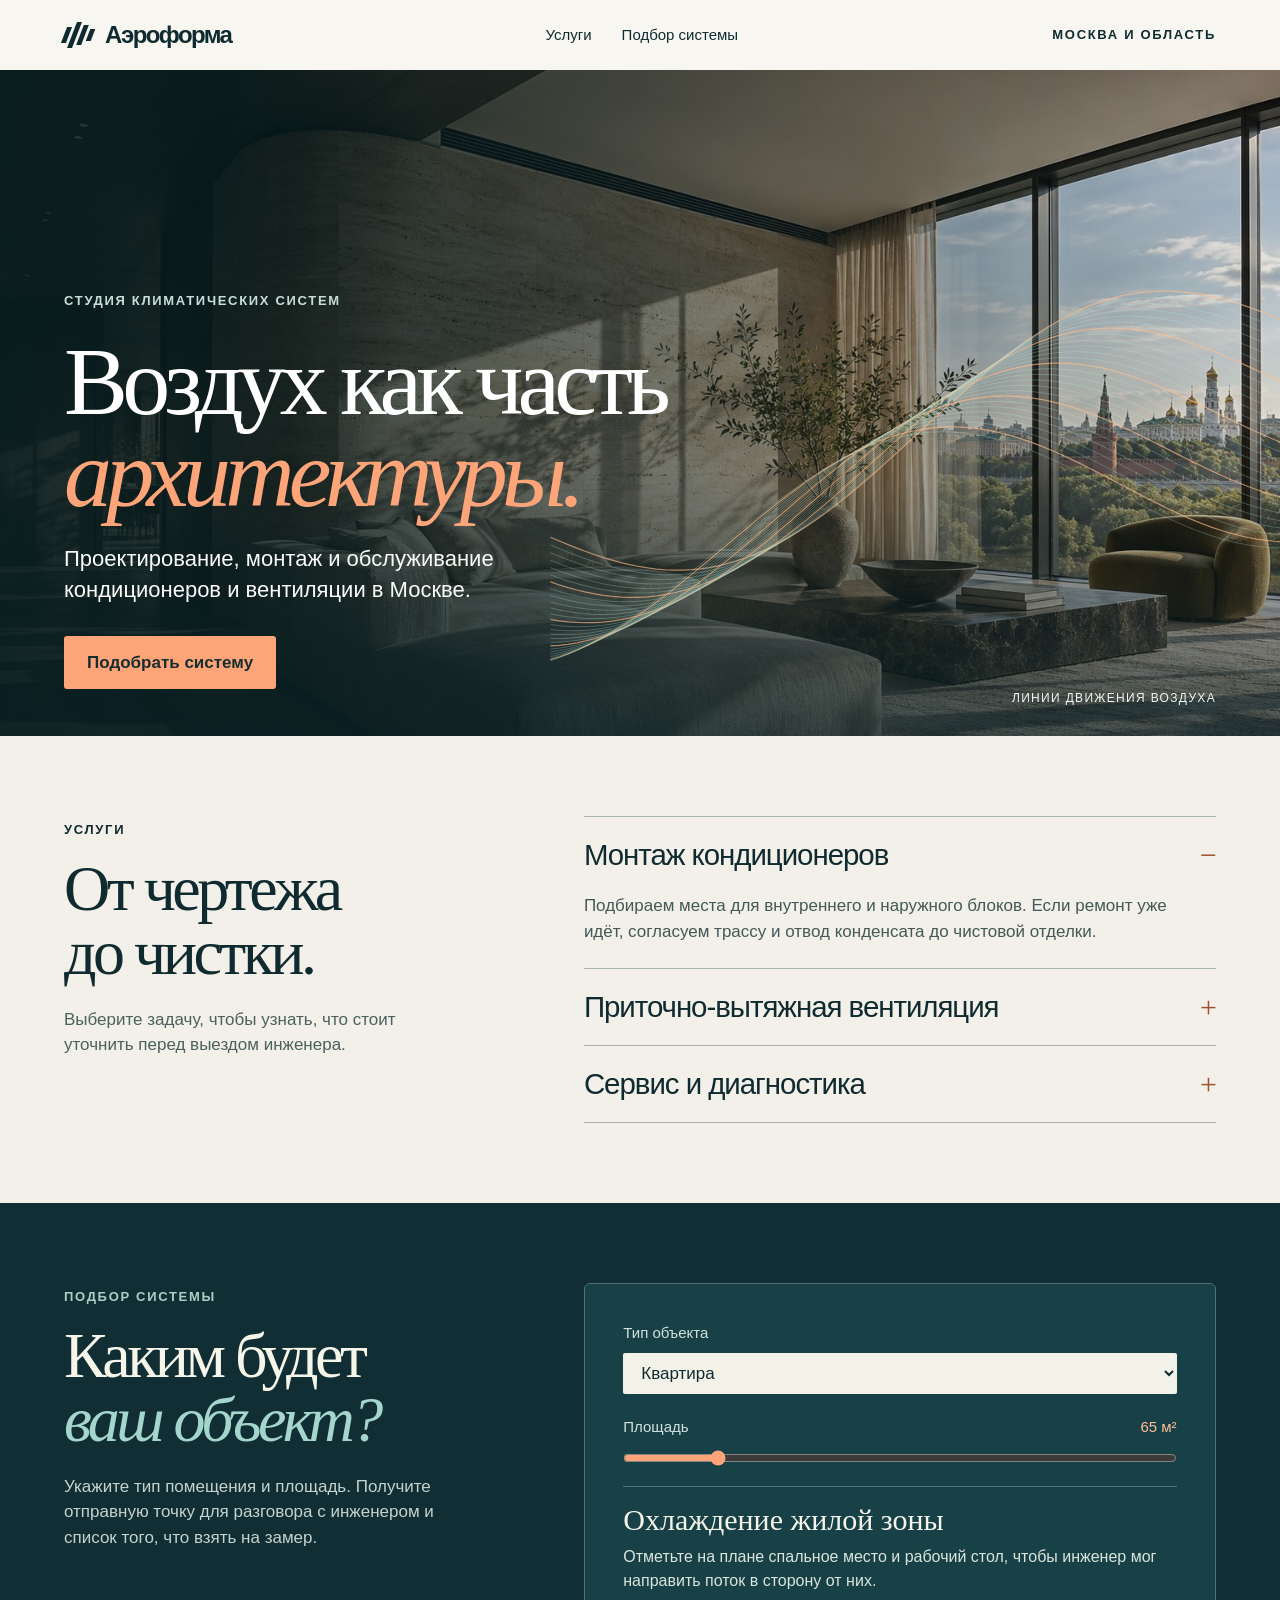
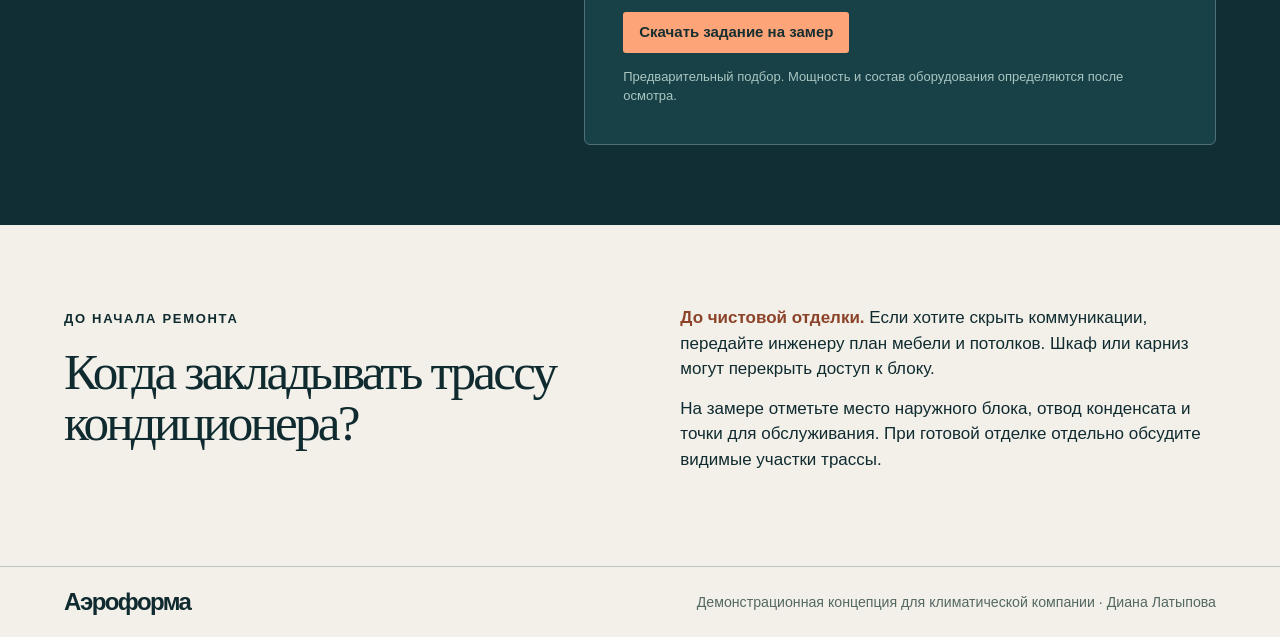
<file: index.html>
<!doctype html><html lang="ru"><head><meta charset="utf-8"><meta name="viewport" content="width=device-width, initial-scale=1"><meta name="theme-color" content="#102b30"><title>Аэроформа · Климатические системы в Москве</title>
<style>
:root{--ink:#102b30;--paper:#f2f0e9;--orange:#fda578;--line:#acc2bd}*{box-sizing:border-box}html{scroll-behavior:smooth}body{margin:0;background:var(--paper);color:var(--ink);font:17px/1.5 "Segoe UI",Arial,sans-serif}button,input,select{font:inherit}button,a{touch-action:manipulation}a{color:inherit;text-decoration:none}button{cursor:pointer}a:focus-visible,button:focus-visible,select:focus-visible,input:focus-visible{outline:3px solid #dd622a;outline-offset:4px}.wrap{width:min(1200px,90%);margin:auto}header{background:#f7f6f1}header .wrap,footer .wrap{display:flex;align-items:center;justify-content:space-between;gap:20px;padding:17px 0}.brand{font-size:24px;letter-spacing:-1.6px;font-weight:700;display:inline-flex;align-items:center;gap:11px}.symbol{width:30px;height:26px;display:inline-flex;gap:3px;align-items:center;transform:skew(-21deg)}.symbol i{width:5px;height:60%;background:currentColor}.symbol i:nth-child(2){height:100%}.symbol i:nth-child(3){height:76%}.symbol i:last-child{height:44%}nav{display:flex;gap:30px}nav a{font-size:15px}nav a:hover{text-decoration:underline}.city,.over{font-size:13px;letter-spacing:.13em;text-transform:uppercase;font-weight:650}.hero{position:relative;isolation:isolate;background:#19373c;color:white;overflow:hidden}.hero:before{content:"";position:absolute;inset:0;background:linear-gradient(90deg,rgba(8,30,33,.9),rgba(8,30,33,.61) 45%,rgba(8,30,33,.08)),linear-gradient(0deg,#10282ea6,transparent 40%),url(hero.jpg) 56% 52%/cover;z-index:-2}.hero canvas{position:absolute;inset:0;width:100%;height:100%;z-index:-1;pointer-events:none}.cover{min-height:clamp(530px,74vh,730px);padding:70px 0 29px;display:flex;flex-direction:column;align-items:flex-start;justify-content:center}.hero .over{color:#c8dfd9}h1,h2,h3,p{margin:0}h1,h2,h3{font-weight:450}h1{font-family:Georgia,serif;font-size:clamp(56px,7.5vw,118px);line-height:.96;letter-spacing:-.061em;margin:25px 0 24px}h1 em,h2 em{color:var(--orange);font-weight:400}.hero p{max-width:500px;font-size:clamp(18px,2vw,22px);line-height:1.4;color:#fafbf8}.btn{display:inline-block;background:var(--orange);border:0;color:#172e30;padding:14px 23px;border-radius:3px;font-weight:650}.hero .btn{margin-top:30px}.legend{margin-top:auto;align-self:flex-end;font-size:12px;letter-spacing:.11em;color:#f0f6f3;text-transform:uppercase}.hero .wrap:before{content:"";flex:1}.hero .wrap:after{content:"";height:0}.section{padding:80px 0}.split{display:grid;grid-template-columns:.82fr 1.18fr;gap:7%}h2{font:clamp(39px,5vw,74px)/1 Georgia,serif;letter-spacing:-.055em;margin:15px 0 22px}.intro{color:#4b615f;max-width:42ch}.rows details{border-top:1px solid #a7b4ae;padding:0}.rows details:last-child{border-bottom:1px solid #a7b4ae}summary{min-height:76px;display:flex;align-items:center;justify-content:space-between;gap:15px;cursor:pointer;font-size:clamp(20px,2.3vw,30px);letter-spacing:-.035em;list-style:none}summary::-webkit-details-marker{display:none}summary:after{content:"+";color:#9e512f;font:30px Georgia}.rows details[open] summary:after{content:"−"}.rows p{padding:0 34px 24px 0;color:#435957}.lab{background:#102e33;color:#f5f5e9}.lab .over{color:#adcec7}.lab h2 em{color:#a4d6ce}.lab .intro{color:#c4d3cf}.panel{background:#184047;border:1px solid #507177;padding:clamp(21px,3vw,40px);border-radius:6px}.panel label{display:block;font-size:15px;color:#d1e2de;margin-bottom:8px}select{width:100%;background:#f2f2e9;border:0;border-radius:2px;color:var(--ink);padding:10px 14px;margin-bottom:22px}.meters{float:right;color:#ffbc95;font-variant-numeric:tabular-nums}input[type=range]{width:100%;accent-color:var(--orange);margin:4px 0 20px}.result{border-top:1px solid #557477;padding-top:16px}.result h3{font:30px/1.1 Georgia,serif;margin-bottom:9px}.result p{font-size:16px;color:#dae5dc}.panel .btn{padding:9px 16px;margin-top:19px;font-size:15px}.note{display:block;margin-top:14px;font-size:13px;color:#a9c6c1}.guide{display:grid;grid-template-columns:1fr 1fr;gap:7%;align-items:start}.guide h2{font-size:clamp(36px,4vw,54px)}.guide p{margin-bottom:14px}.guide strong{color:#8c4329}footer{border-top:1px solid #bcc4bd}footer small{color:#546862}@media(max-width:700px){.city{display:none}nav{gap:14px}.brand{font-size:20px}.symbol{width:23px}.cover{padding-top:55px;min-height:590px}.hero:before{background-position:66% center}.legend{align-self:flex-start;margin-top:64px}.split,.guide{grid-template-columns:1fr;gap:28px}.section{padding:48px 0}.hero p{max-width:330px}.panel{padding:21px}.wrap{width:89%}footer .wrap{align-items:flex-start;flex-direction:column}.guide h2{margin-bottom:0}nav a{font-size:14px}}@media(max-width:410px){nav a:first-child{display:none}}@media(prefers-reduced-motion:reduce){html{scroll-behavior:auto}}
</style></head><body>
<header><div class="wrap"><a href="#top" class="brand"><span class="symbol" aria-hidden="true"><i></i><i></i><i></i><i></i></span>Аэроформа</a><nav aria-label="Основное меню"><a href="#services">Услуги</a><a href="#select">Подбор системы</a></nav><span class="city">Москва и область</span></div></header>
<main id="top"><section class="hero"><canvas id="wind" aria-hidden="true"></canvas><div class="wrap cover"><span class="over">Студия климатических систем</span><h1>Воздух как часть<br><em>архитектуры.</em></h1><p>Проектирование, монтаж и обслуживание кондиционеров и вентиляции в Москве.</p><a class="btn" href="#select">Подобрать систему</a><span class="legend">Линии движения воздуха</span></div></section>
<section class="wrap section split" id="services"><div><span class="over">Услуги</span><h2>От чертежа<br>до чистки.</h2><p class="intro">Выберите задачу, чтобы узнать, что стоит уточнить перед выездом инженера.</p></div><div class="rows"><details open><summary>Монтаж кондиционеров</summary><p>Подбираем места для внутреннего и наружного блоков. Если ремонт уже идёт, согласуем трассу и отвод конденсата до чистовой отделки.</p></details><details><summary>Приточно-вытяжная вентиляция</summary><p>Разбираем планировку и назначение комнат, согласуем расположение решёток, воздуховодов и доступ к фильтрам.</p></details><details><summary>Сервис и диагностика</summary><p>Если система шумит, течёт или хуже охлаждает, для начала пригодятся модель блока и описание симптомов. Это поможет подготовиться к осмотру.</p></details></div></section>
<section class="section lab" id="select"><div class="wrap split"><div><span class="over">Подбор системы</span><h2>Каким будет<br><em>ваш объект?</em></h2><p class="intro">Укажите тип помещения и площадь. Получите отправную точку для разговора с инженером и список того, что взять на замер.</p></div><div class="panel"><label for="kind">Тип объекта</label><select id="kind"><option>Квартира</option><option>Загородный дом</option><option>Офис</option></select><label for="area">Площадь <output class="meters" id="meters" for="area"></output></label><input id="area" type="range" min="20" max="300" step="5" value="65"><div class="result" aria-live="polite"><h3 id="solution"></h3><p id="advice"></p></div><button class="btn" id="save" type="button">Скачать задание на замер</button><small class="note">Предварительный подбор. Мощность и состав оборудования определяются после осмотра.</small></div></div></section>
<article class="wrap section guide"><div><span class="over">До начала ремонта</span><h2>Когда закладывать трассу кондиционера?</h2></div><div><p><strong>До чистовой отделки.</strong> Если хотите скрыть коммуникации, передайте инженеру план мебели и потолков. Шкаф или карниз могут перекрыть доступ к блоку.</p><p>На замере отметьте место наружного блока, отвод конденсата и точки для обслуживания. При готовой отделке отдельно обсудите видимые участки трассы.</p></div></article></main><footer><div class="wrap"><b class="brand">Аэроформа</b><small>Демонстрационная концепция для климатической компании · Диана Латыпова</small></div></footer>
<script>
const el=id=>document.getElementById(id);const kind=el('kind'),area=el('area');function calculate(){const size=Number(area.value);let solution,advice;if(kind.selectedIndex===2){solution='Вентиляция и зональное охлаждение';advice='Подготовьте план рабочих мест и переговорных. Инженер уточнит число людей, режим работы и доступную высоту потолка.'}else if(kind.selectedIndex===1){solution=size>=100?'Климат по этажам':'Система для жилых комнат';advice='Возьмите поэтажный план и отметьте спальни. Отдельно согласуем места оборудования, забор воздуха и доступ к фильтрам.'}else{solution=size>=75?'Несколько климатических зон':'Охлаждение жилой зоны';advice=size>=75?'Отметьте на плане комнаты, которым нужно отдельное управление, и разрешённые места для наружных блоков.':'Отметьте на плане спальное место и рабочий стол, чтобы инженер мог направить поток в сторону от них.'}el('meters').textContent=size+' м²';el('solution').textContent=solution;el('advice').textContent=advice}
kind.addEventListener('change',calculate);area.addEventListener('input',calculate);calculate();el('save').onclick=()=>{const body=['АЭРОФОРМА · ЗАДАНИЕ НА ЗАМЕР',kind.value+' · '+area.value+' м²',el('solution').textContent,el('advice').textContent,'На месте уточнить тип оборудования, трассы, шум и доступ для обслуживания.'].join('\r\n\r\n');const url=URL.createObjectURL(new Blob(['\uFEFF',body],{type:'text/plain;charset=utf-8'}));const link=document.createElement('a');link.href=url;link.download='Задание на замер.txt';link.click();setTimeout(()=>URL.revokeObjectURL(url),1200)};
const wind=el('wind'),ctx=wind.getContext('2d');const reduce=matchMedia('(prefers-reduced-motion: reduce)');let frame=0,visible=true;function draw(time){const w=wind.clientWidth,h=wind.clientHeight,d=Math.min(devicePixelRatio,2);if(wind.width!==Math.round(w*d)||wind.height!==Math.round(h*d)){wind.width=Math.round(w*d);wind.height=Math.round(h*d)}ctx.setTransform(d,0,0,d,0,0);ctx.clearRect(0,0,w,h);for(let i=0;i<26;i++){ctx.beginPath();for(let n=0;n<=100;n++){const t=n/100;const x=w*(.43+t*.69),y=h*(.72-.26*t+.13*Math.sin(t*7+i*.065+time*.00015))+(i-13)*(2.3+3*t);if(n===0)ctx.moveTo(x,y);else ctx.lineTo(x,y)}ctx.strokeStyle=i%6===0?'rgba(255,192,142,.62)':'rgba(174,235,224,.36)';ctx.lineWidth=i%6===0?1.25:.76;ctx.stroke()}frame=0;if(visible&&!reduce.matches)frame=requestAnimationFrame(draw)}function refresh(){if(frame)cancelAnimationFrame(frame);draw(0)}new IntersectionObserver(es=>{visible=es[0].isIntersecting;refresh()}).observe(wind);addEventListener('resize',refresh);reduce.addEventListener('change',refresh);refresh();
</script></body></html>
</file>
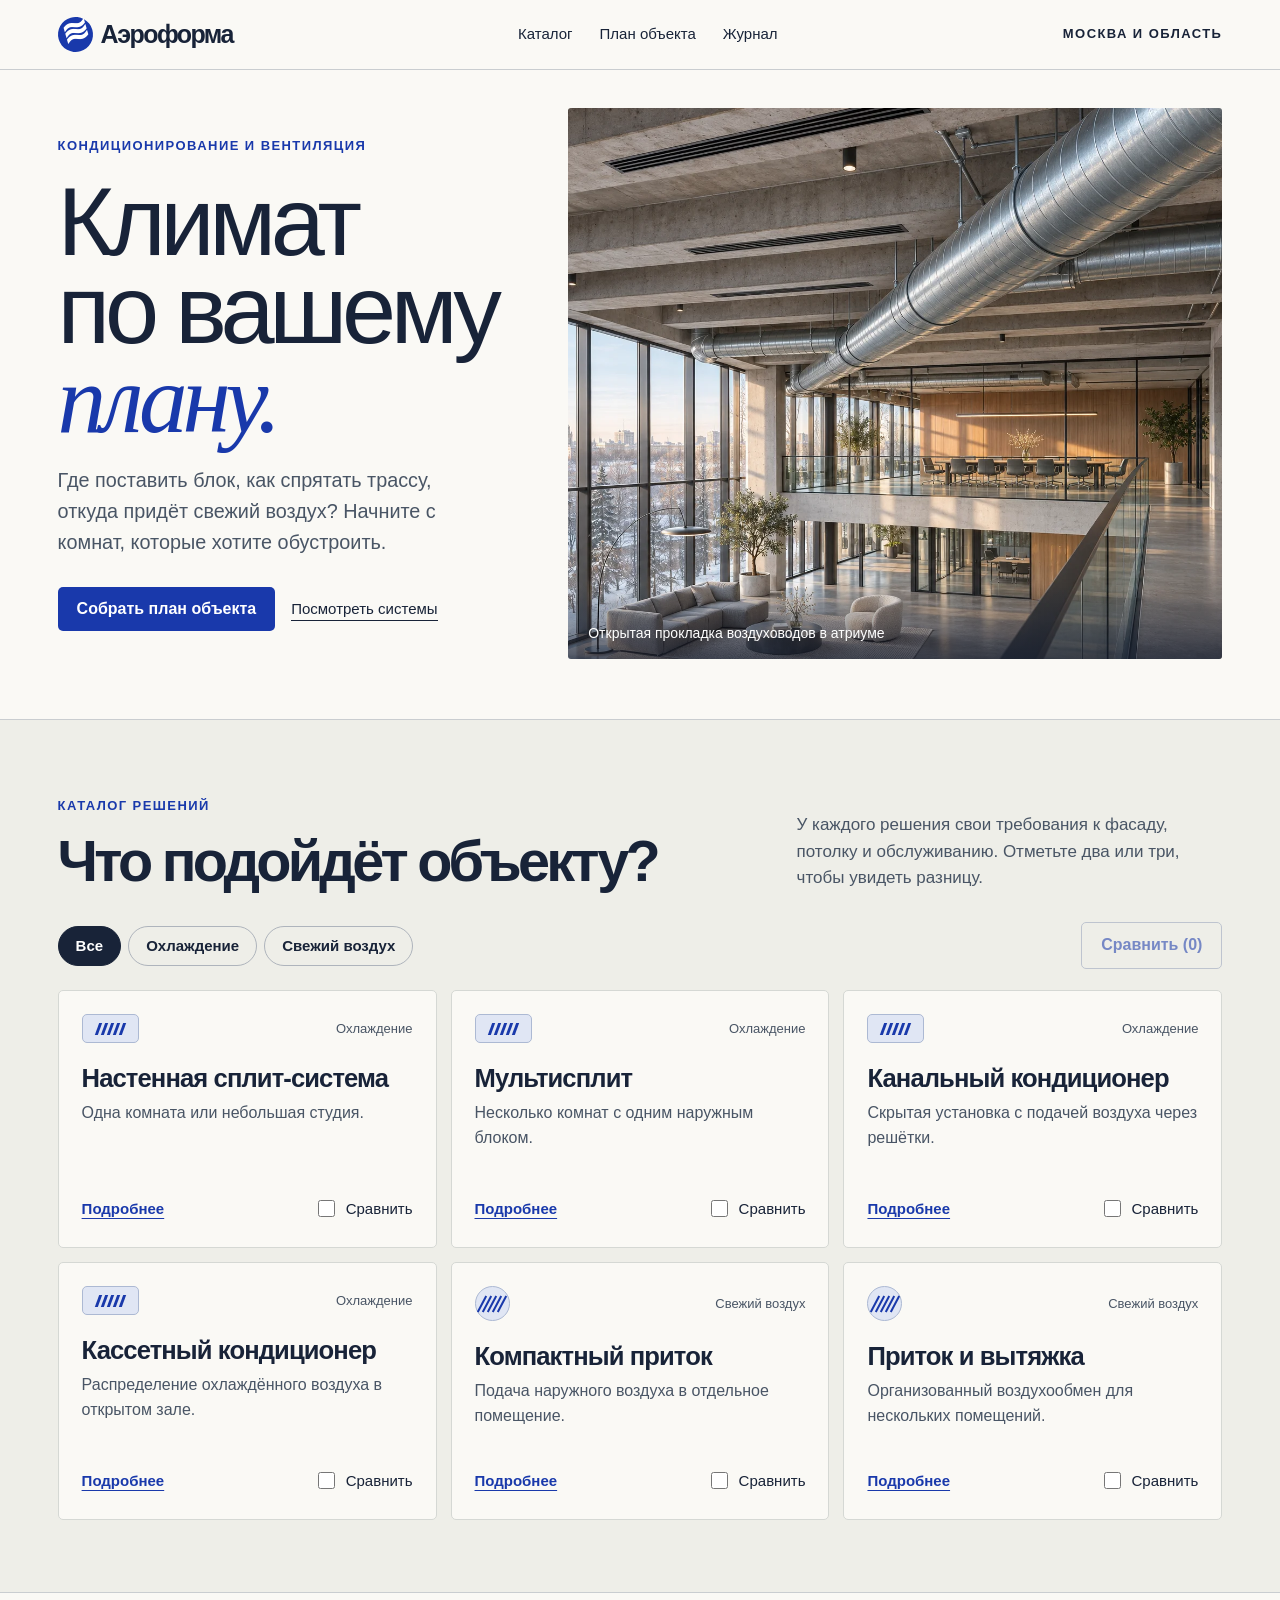
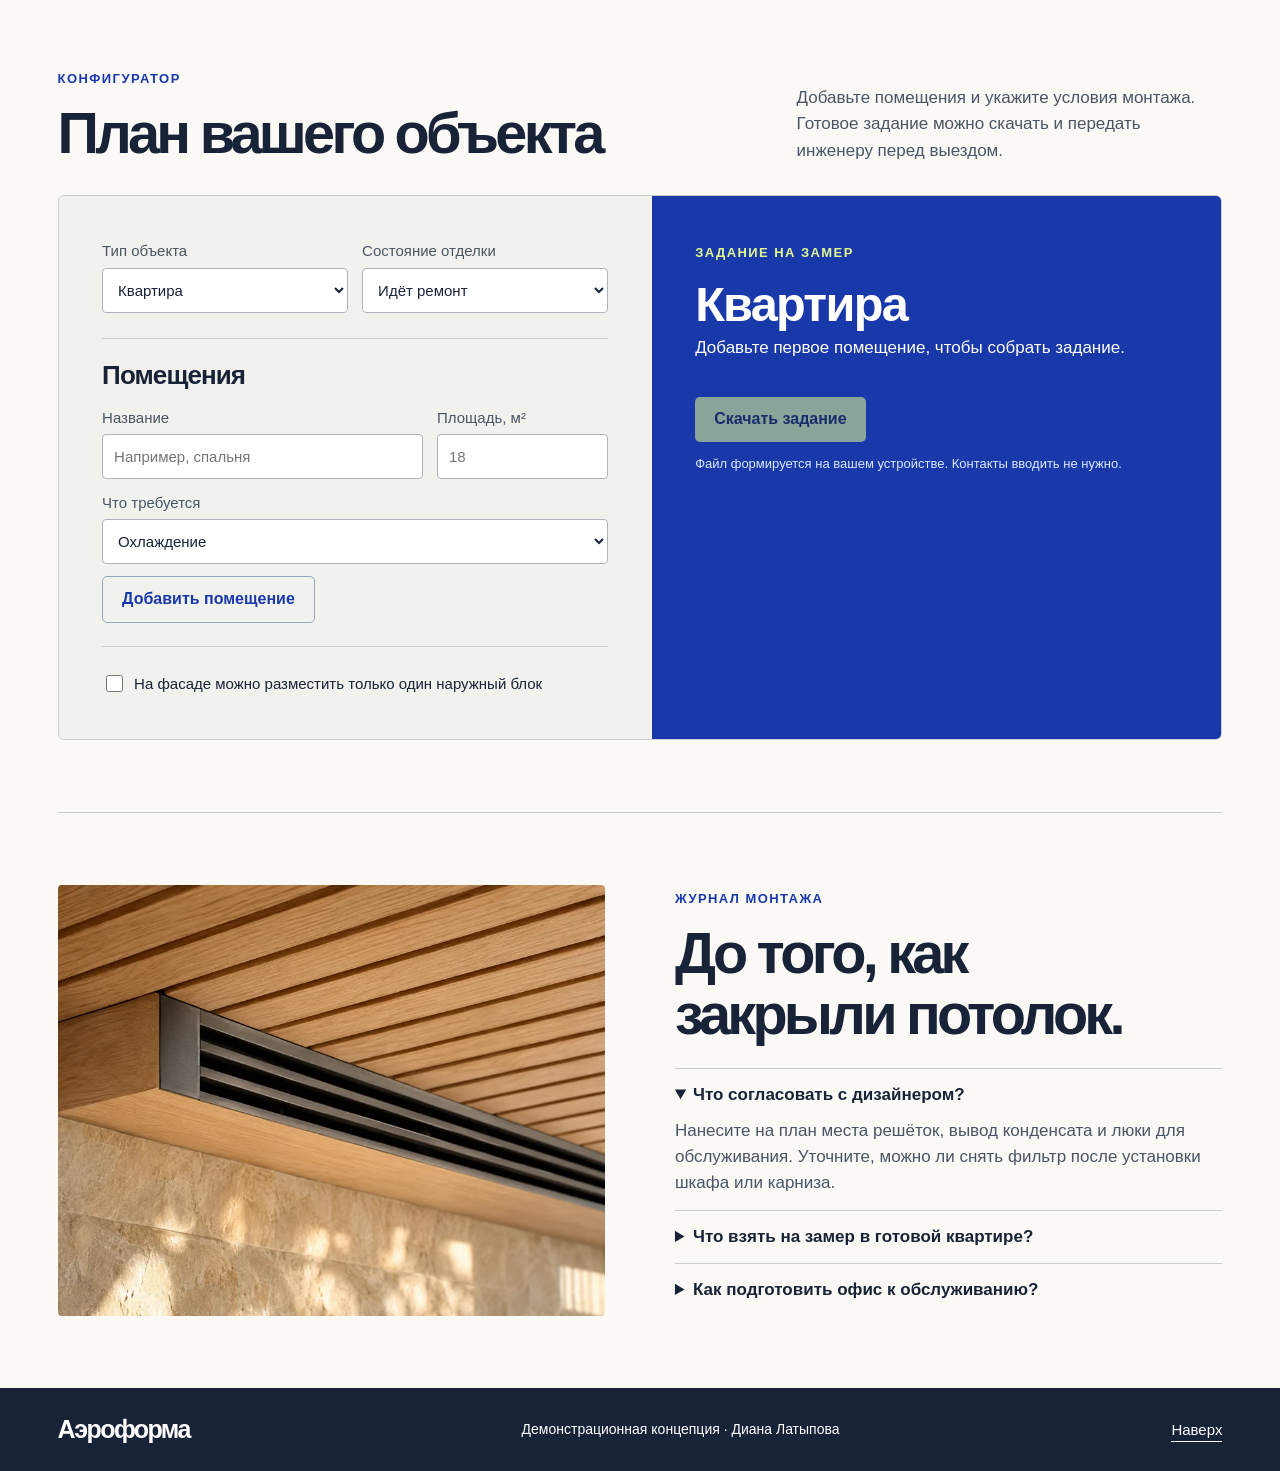
<file: studio/index.html>
<!doctype html>
<html lang="ru">
<head>
<meta charset="utf-8">
<meta name="viewport" content="width=device-width, initial-scale=1">
<meta name="theme-color" content="#1939ab">
<title>Аэроформа — студия климатических решений</title>
<meta name="description" content="Кондиционирование и вентиляция для квартир, домов и офисов в Москве. Сравните системы и подготовьте задание на замер.">
<link rel="stylesheet" href="studio.css">
<script defer src="studio.js"></script>
</head>
<body>
<a class="skip" href="#main">К содержанию</a>
<header><div class="shell bar"><a class="brand" href="#main"><span class="mark" aria-hidden="true">≋</span> Аэроформа</a><nav aria-label="Основная навигация"><a href="#catalog">Каталог</a><a href="#plan">План объекта</a><a href="#guide">Журнал</a></nav><span class="region">Москва и область</span></div></header>
<main id="main">
<section class="shell hero">
  <div class="hero-copy"><span class="eyebrow">Кондиционирование и вентиляция</span><h1>Климат<br>по вашему<br><em>плану.</em></h1><p>Где поставить блок, как спрятать трассу, откуда придёт свежий воздух? Начните с комнат, которые хотите обустроить.</p><div class="hero-actions"><a class="btn" href="#plan">Собрать план объекта</a><a class="under" href="#catalog">Посмотреть системы</a></div></div>
  <figure class="hero-photo"><img src="atrium.webp" alt="Светлый атриум с остеклением и открытыми воздуховодами под потолком" fetchpriority="high"><figcaption>Открытая прокладка воздуховодов в атриуме</figcaption></figure>
</section>
<section class="catalog" id="catalog"><div class="shell"><div class="section-head"><div><span class="eyebrow">Каталог решений</span><h2>Что подойдёт объекту?</h2></div><p>У каждого решения свои требования к фасаду, потолку и обслуживанию. Отметьте два или три, чтобы увидеть разницу.</p></div>
<div class="toolbar"><div class="filters" aria-label="Фильтр по задаче"><button type="button" data-filter="all" aria-pressed="true">Все</button><button type="button" data-filter="cool" aria-pressed="false">Охлаждение</button><button type="button" data-filter="air" aria-pressed="false">Свежий воздух</button></div><button class="outline" type="button" id="compare" disabled>Сравнить (0)</button></div>
<div id="solutions" class="cards"></div><p id="catalog-status" class="status" role="status"></p></div></section>
<section class="planner" id="plan"><div class="shell"><div class="section-head"><div><span class="eyebrow">Конфигуратор</span><h2>План вашего объекта</h2></div><p>Добавьте помещения и укажите условия монтажа. Готовое задание можно скачать и передать инженеру перед выездом.</p></div>
<div class="workbench"><div class="work-form"><div class="pair"><label>Тип объекта<select id="property"><option>Квартира</option><option>Загородный дом</option><option>Офис</option></select></label><label>Состояние отделки<select id="stage"><option>Идёт ремонт</option><option>Чистовая отделка готова</option><option>До начала ремонта</option></select></label></div>
<form id="room-form"><h3>Помещения</h3><div class="room-inputs"><label>Название<input id="room-name" maxlength="45" placeholder="Например, спальня" required></label><label>Площадь, м²<input type="number" id="room-area" min="1" max="2000" step="0.5" placeholder="18" required></label></div><label>Что требуется<select id="room-goal"><option>Охлаждение</option><option>Свежий воздух</option><option>Охлаждение и свежий воздух</option></select></label><button type="submit" class="outline">Добавить помещение</button></form>
<label class="constraint"><input type="checkbox" id="facade"> На фасаде можно разместить только один наружный блок</label></div>
<div class="brief"><span class="eyebrow">Задание на замер</span><h3 id="brief-title">Квартира</h3><p id="totals"></p><ul id="rooms"></ul><div id="picked"></div><div id="advice"></div><button class="btn pale" id="export" type="button" disabled>Скачать задание</button><small>Файл формируется на вашем устройстве. Контакты вводить не нужно.</small></div></div><p id="plan-status" class="status" role="status"></p></div></section>
<section id="guide" class="shell guide"><figure><img src="diffuser.webp" alt="Щелевой диффузор встроен между деревянными потолочными рейками" loading="lazy"></figure><div><span class="eyebrow">Журнал монтажа</span><h2>До того, как<br>закрыли потолок.</h2><details open><summary>Что согласовать с дизайнером?</summary><p>Нанесите на план места решёток, вывод конденсата и люки для обслуживания. Уточните, можно ли снять фильтр после установки шкафа или карниза.</p></details><details><summary>Что взять на замер в готовой квартире?</summary><p>Подготовьте план комнат, фотографии фасада и места наружного блока. Отметьте, где спите и работаете, чтобы обсудить направление потока и видимые участки трассы.</p></details><details><summary>Как подготовить офис к обслуживанию?</summary><p>Соберите модели установок и даты прошлых работ. Отметьте помещения, где шумит блок или стало душно, и часы, когда инженер сможет открыть потолочные люки.</p></details></div></section>
</main><footer><div class="shell"><span class="brand">Аэроформа</span><span>Демонстрационная концепция · Диана Латыпова</span><a href="#main">Наверх</a></div></footer>
<dialog id="sheet" aria-labelledby="sheet-title"><div class="sheet-top"><span class="eyebrow">Каталог решений</span><button class="close" type="button" aria-label="Закрыть">×</button></div><h2 id="sheet-title"></h2><div id="sheet-body"></div></dialog>
</body></html>
</file>
<file: studio/studio.css>
:root{--ink:#182338;--blue:#1939ab;--paper:#faf9f5;--soft:#eeeee8;--line:#c9cdd0;--muted:#495565;--lime:#e1fa8e}
*{box-sizing:border-box}html{scroll-behavior:smooth;scroll-padding-top:22px}body{margin:0;background:var(--paper);color:var(--ink);font:17px/1.55 "Segoe UI",Arial,sans-serif}button,input,select{font:inherit}a{color:inherit}button,a,summary{touch-action:manipulation}button,summary{cursor:pointer}button:disabled{cursor:default;opacity:.56}button:focus-visible,a:focus-visible,select:focus-visible,input:focus-visible,summary:focus-visible{outline:3px solid #e88426;outline-offset:3px}.skip{position:absolute;left:-9999px}.skip:focus{z-index:2;left:10px;top:10px;background:white}.shell{width:min(1320px,91%);margin:auto}h1,h2,h3,p,figure{margin:0}h1,h2,h3{line-height:1.05}h2{font-size:clamp(38px,4.5vw,70px);font-weight:550;letter-spacing:-.065em}h3{font-size:26px;letter-spacing:-.035em;font-weight:600}header{border-bottom:1px solid var(--line)}.bar,footer .shell{display:flex;align-items:center;justify-content:space-between;gap:20px;padding:15px 0}.brand{display:inline-flex;align-items:center;gap:8px;font-weight:750;font-size:25px;letter-spacing:-1.6px;text-decoration:none}.mark{display:inline-grid;place-content:center;width:35px;height:35px;border-radius:50%;background:var(--blue);color:white;font:800 33px/.6 Georgia;transform:rotate(-16deg);padding-bottom:4px}.bar nav{display:flex;gap:27px}.bar nav a,.under,footer a{font-size:15px;color:inherit;text-decoration:none;border-bottom:1px solid transparent}.bar nav a:hover,.under,footer a{border-color:currentColor}.region,.eyebrow{font-size:13px;letter-spacing:.11em;text-transform:uppercase;font-weight:700}.eyebrow{color:var(--blue)}.hero{display:grid;grid-template-columns:.83fr 1.17fr;gap:4%;align-items:stretch;padding:38px 0 60px}.hero-copy{display:flex;flex-direction:column;align-items:flex-start;justify-content:center;padding:28px 0}.hero h1{font-size:clamp(68px,7.6vw,124px);font-weight:540;letter-spacing:-.055em;line-height:.91;margin:22px 0}.hero h1 em{font-family:Georgia,serif;font-weight:400;color:var(--blue);letter-spacing:-.055em}.hero p{font-size:clamp(17px,1.55vw,21px);color:var(--muted);max-width:37ch}.hero-actions,.toolbar,.filters{display:flex;align-items:center;flex-wrap:wrap;gap:16px}.hero-actions{margin-top:29px}.btn,.outline,.filters button,.close{border:0;font-weight:650}.btn,.outline{display:inline-flex;align-items:center;justify-content:center;min-height:44px;padding:10px 19px;border-radius:5px;text-decoration:none;font-size:16px}.btn{background:var(--blue);color:white}.btn:hover{background:#102774}.outline{background:transparent;color:var(--blue);border:1px solid #9aa5bd}.outline:hover:enabled,.filters button:hover{background:#e2e6f3}.hero-photo{position:relative;overflow:hidden;border-radius:3px}.hero-photo img{width:100%;height:100%;position:absolute;object-fit:cover;object-position:56% 56%}.hero-photo figcaption{position:absolute;bottom:0;color:white;width:100%;background:linear-gradient(transparent,#172032bc);padding:38px 20px 15px;font-size:14px}.catalog,.planner,.guide{padding:72px 0}.catalog{background:var(--soft);border-block:1px solid var(--line)}.section-head{display:grid;grid-template-columns:1.1fr .7fr;align-items:end;gap:6%;margin-bottom:31px}.section-head h2,.guide h2{margin-top:12px}.section-head>p{color:var(--muted);max-width:44ch}.toolbar{justify-content:space-between;gap:10px;margin-bottom:21px}.filters{gap:7px}.filters button{background:transparent;color:var(--ink);border:1px solid #aeb4bc;border-radius:25px;font-size:15px;min-height:40px;padding:7px 17px}.filters button[aria-pressed=true]{background:var(--ink);border-color:var(--ink);color:white}.cards{display:grid;grid-template-columns:repeat(3,minmax(0,1fr));gap:14px}.card{display:flex;flex-direction:column;background:var(--paper);border:1px solid #d5d8d4;border-radius:5px;padding:23px;min-height:258px}.card-top{display:flex;justify-content:space-between;align-items:center;gap:12px;margin-bottom:22px}.system-mark{display:inline-flex;width:57px;height:29px;align-items:center;justify-content:center;gap:3px;background:#e0e6f4;border:1px solid #acb9d3;border-radius:5px}.system-mark i{width:3px;height:12px;background:var(--blue);transform:skew(-20deg)}.system-mark.air{border-radius:50%;height:35px;width:35px}.system-mark.air i{height:18px;width:2px;transform:rotate(28deg)}.type{font-size:13px;color:var(--muted)}.card h3{font-size:clamp(21px,2vw,29px)}.card p{margin:9px 0 20px;color:var(--muted);font-size:16px}.card-actions{margin-top:auto;display:flex;align-items:center;justify-content:space-between;gap:10px;flex-wrap:wrap}.text-btn{border:0;padding:4px 0;background:transparent;color:var(--blue);text-decoration:underline;text-underline-offset:4px;font:inherit;font-weight:600;font-size:15px}.check,.constraint{display:flex;align-items:center;gap:8px;font-size:15px;cursor:pointer}.check input,.constraint input{width:17px;height:17px;accent-color:var(--blue);flex-shrink:0}.status:empty{display:none}.status{margin-top:12px;color:var(--blue)}.workbench{display:grid;grid-template-columns:1.02fr .98fr;border:1px solid var(--line);border-radius:6px;overflow:hidden}.work-form,.brief{padding:clamp(23px,3.4vw,48px)}.work-form{background:#f1f2ed}.pair,.room-inputs{display:grid;grid-template-columns:1fr 1fr;gap:14px}.room-inputs{grid-template-columns:1.5fr .8fr}.work-form label:not(.constraint){display:grid;gap:5px;font-size:15px;color:var(--muted)}select,input:not([type=checkbox]){width:100%;min-width:0;min-height:45px;border:1px solid #adb4bd;border-radius:4px;background:white;color:var(--ink);padding:8px 11px}form{margin:25px 0;padding:23px 0;border-block:1px solid var(--line)}form h3{margin-bottom:17px}form>label,form>.outline{margin-top:12px}.brief{background:var(--blue);color:white}.brief .eyebrow{color:var(--lime)}.brief h3{font-size:clamp(32px,3.8vw,53px);margin:13px 0 4px}.brief ul{list-style:none;padding:0}.brief li{display:flex;align-items:center;justify-content:space-between;gap:10px;border-bottom:1px solid #7287c9;padding:8px 0}.brief li button{border:0;background:transparent;color:white;border-bottom:1px solid #a6b5eb;font-size:14px}.brief strong{display:block;margin-top:14px}.brief p{margin:5px 0}.brief small{display:block;color:#dde8ff;margin-top:12px;font-size:13px}.pale{background:var(--lime);color:var(--ink);margin-top:19px}.pale:hover:enabled{background:#c7ef63}.guide{border-top:1px solid var(--line);display:grid;grid-template-columns:1fr 1fr;gap:6%;align-items:center}.guide figure{align-self:stretch;min-height:350px}.guide img{width:100%;height:100%;max-height:520px;object-fit:cover;border-radius:4px}.guide h2{margin-bottom:24px}.guide details{border-top:1px solid var(--line);padding:13px 0}.guide summary{font-weight:600}.guide details p{margin-top:9px;color:var(--muted)}footer{background:var(--ink);color:white}footer .shell{font-size:14px;padding-block:22px}dialog{color:var(--ink);background:var(--paper);border:0;border-radius:8px;padding:clamp(20px,4vw,42px);width:min(780px,94%);max-height:85vh;box-shadow:0 20px 75px #1116}dialog::backdrop{background:#162039aa}.sheet-top{display:flex;justify-content:space-between;align-items:center}.close{background:transparent;font-size:30px;width:40px;height:40px;color:var(--blue)}dialog h2{font-size:clamp(32px,4vw,52px);margin:12px 0 22px}dialog h3{font-size:21px;margin:20px 0 5px}dialog p{margin:8px 0}dialog .btn{margin-top:20px}.table-scroll{overflow:auto}table{border-collapse:collapse;text-align:left;width:100%;font-size:15px}th,td{padding:12px 10px;min-width:115px;border-bottom:1px solid var(--line);vertical-align:top}thead th{color:var(--blue)}
@media(max-width:940px){.region{display:none}.cards{grid-template-columns:repeat(2,minmax(0,1fr))}.hero{gap:3%}.hero h1{font-size:clamp(60px,8vw,82px)}.hero-actions{gap:12px}.work-form,.brief{padding:22px}}
@media(max-width:700px){.shell{width:90%}.bar{align-items:flex-start;flex-wrap:wrap;gap:6px;padding:9px 0}.bar nav{gap:15px;flex-wrap:wrap;align-self:center}.brand{font-size:21px}.bar nav a{font-size:14px}.hero,.section-head,.workbench,.guide{grid-template-columns:1fr}.hero{padding:12px 0 34px;gap:20px}.hero-copy{padding:12px 0 0}.hero h1{font-size:clamp(64px,12vw,84px)}.hero-photo{min-height:270px}.hero-actions{margin-top:18px}.section-head{gap:13px}.catalog,.planner,.guide{padding:43px 0}.guide{gap:24px}.guide figure{min-height:0;height:235px}.region{display:none}.cards{gap:10px}.card{padding:17px}.filters{gap:5px}.filters button{padding:6px 11px}.brief ul{margin:12px 0}.guide h2{margin-bottom:18px}footer .shell{flex-wrap:wrap;gap:8px 18px}}
@media(max-width:500px){.cards{grid-template-columns:1fr}.card{min-height:0}.card-top{margin-bottom:11px}.work-form,.brief{padding:18px}.pair{grid-template-columns:1fr}.bar nav{gap:11px}.mark{width:27px;height:27px;font-size:26px}.bar{gap:5px 9px}.bar nav a{font-size:13px}}
@media(prefers-reduced-motion:reduce){html{scroll-behavior:auto}}
</file>
